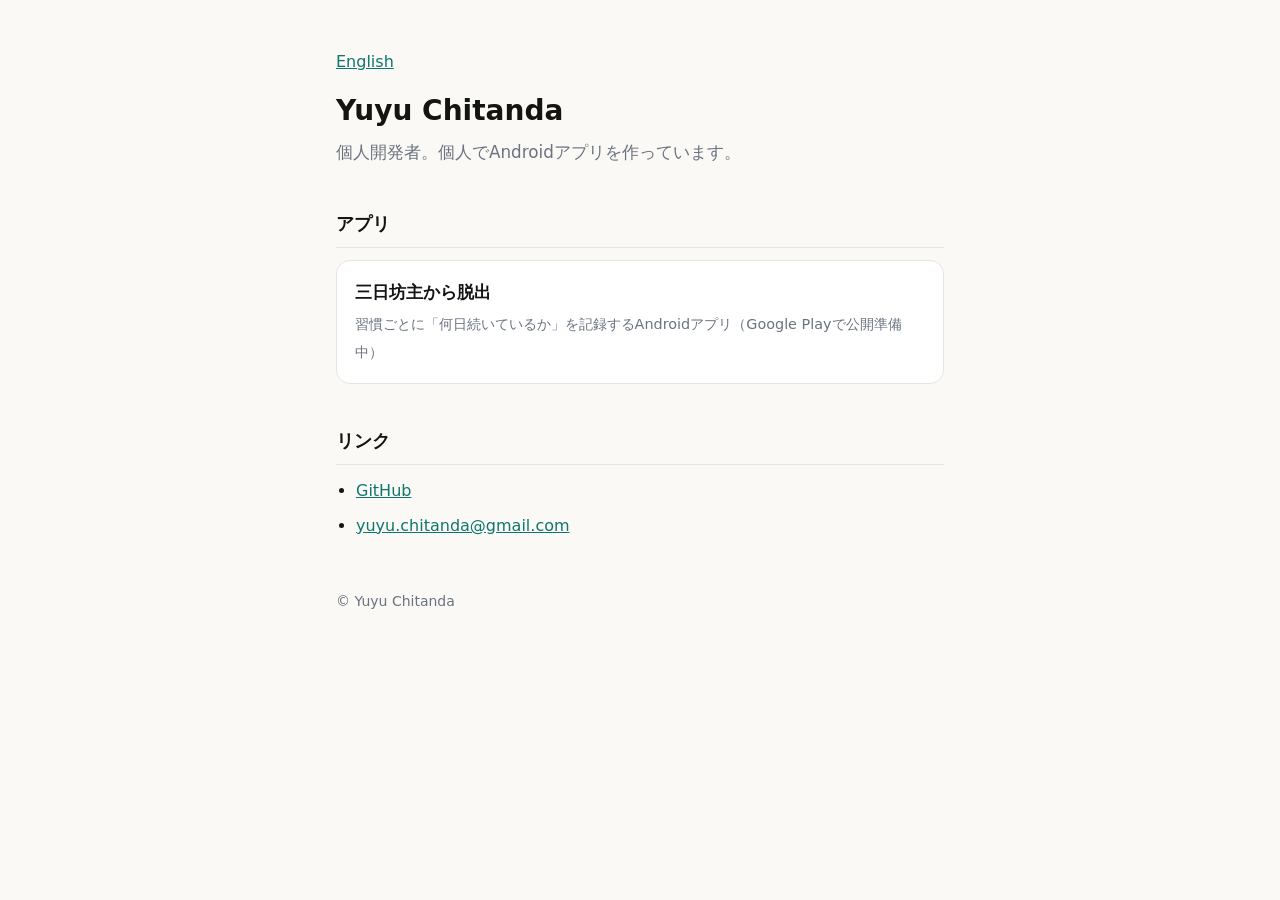
<file: index.html>
<!doctype html>
<html lang="ja">
<head>
<meta charset="utf-8">
<meta name="viewport" content="width=device-width, initial-scale=1">
<title>Yuyu Chitanda</title>
<meta name="description" content="個人でAndroidアプリを作っている Yuyu Chitanda のサイトです。">
<link rel="stylesheet" href="style.css">
</head>
<body>
<header>
  <p><a href="en/" hreflang="en">English</a></p>
  <h1>Yuyu Chitanda</h1>
  <p class="lead">個人開発者。個人でAndroidアプリを作っています。</p>
</header>
<main>
  <h2>アプリ</h2>
  <a class="card" href="streak-counter/">
    <strong>三日坊主から脱出</strong>
    <span>習慣ごとに「何日続いているか」を記録するAndroidアプリ（Google Playで公開準備中）</span>
  </a>

  <h2>リンク</h2>
  <ul>
    <li><a href="https://github.com/Yuyu-Chitanda">GitHub</a></li>
    <li><a href="mailto:yuyu.chitanda@gmail.com">yuyu.chitanda@gmail.com</a></li>
  </ul>
</main>
<footer>
  <p>&copy; Yuyu Chitanda</p>
</footer>
</body>
</html>
</file>
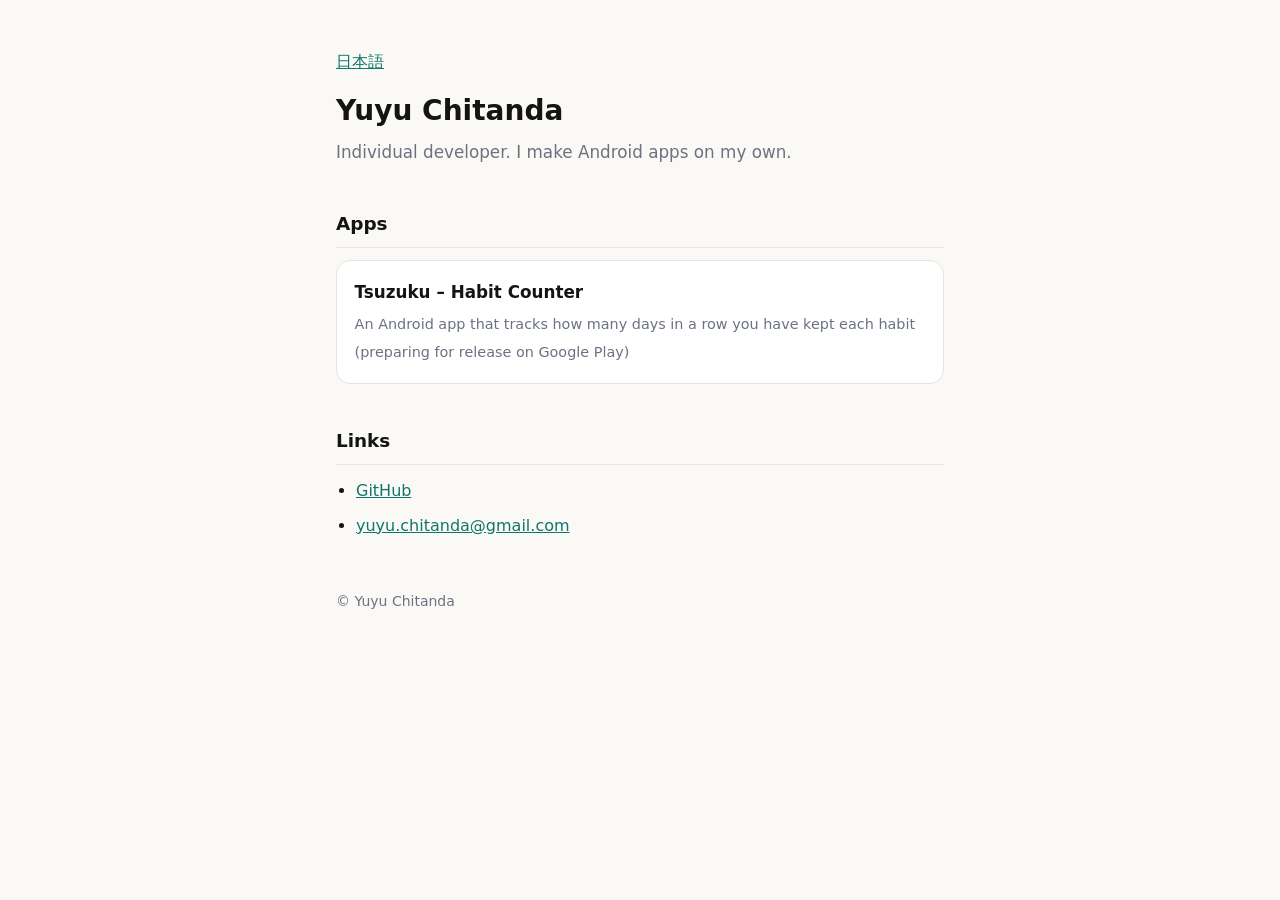
<file: en/index.html>
<!doctype html>
<html lang="en">
<head>
<meta charset="utf-8">
<meta name="viewport" content="width=device-width, initial-scale=1">
<title>Yuyu Chitanda</title>
<meta name="description" content="The website of Yuyu Chitanda, an individual developer who makes Android apps.">
<link rel="stylesheet" href="../style.css">
</head>
<body>
<header>
  <p><a href="../" hreflang="ja">日本語</a></p>
  <h1>Yuyu Chitanda</h1>
  <p class="lead">Individual developer. I make Android apps on my own.</p>
</header>
<main>
  <h2>Apps</h2>
  <a class="card" href="streak-counter/">
    <strong>Tsuzuku – Habit Counter</strong>
    <span>An Android app that tracks how many days in a row you have kept each habit (preparing for release on Google Play)</span>
  </a>

  <h2>Links</h2>
  <ul>
    <li><a href="https://github.com/Yuyu-Chitanda">GitHub</a></li>
    <li><a href="mailto:yuyu.chitanda@gmail.com">yuyu.chitanda@gmail.com</a></li>
  </ul>
</main>
<footer>
  <p>&copy; Yuyu Chitanda</p>
</footer>
</body>
</html>
</file>
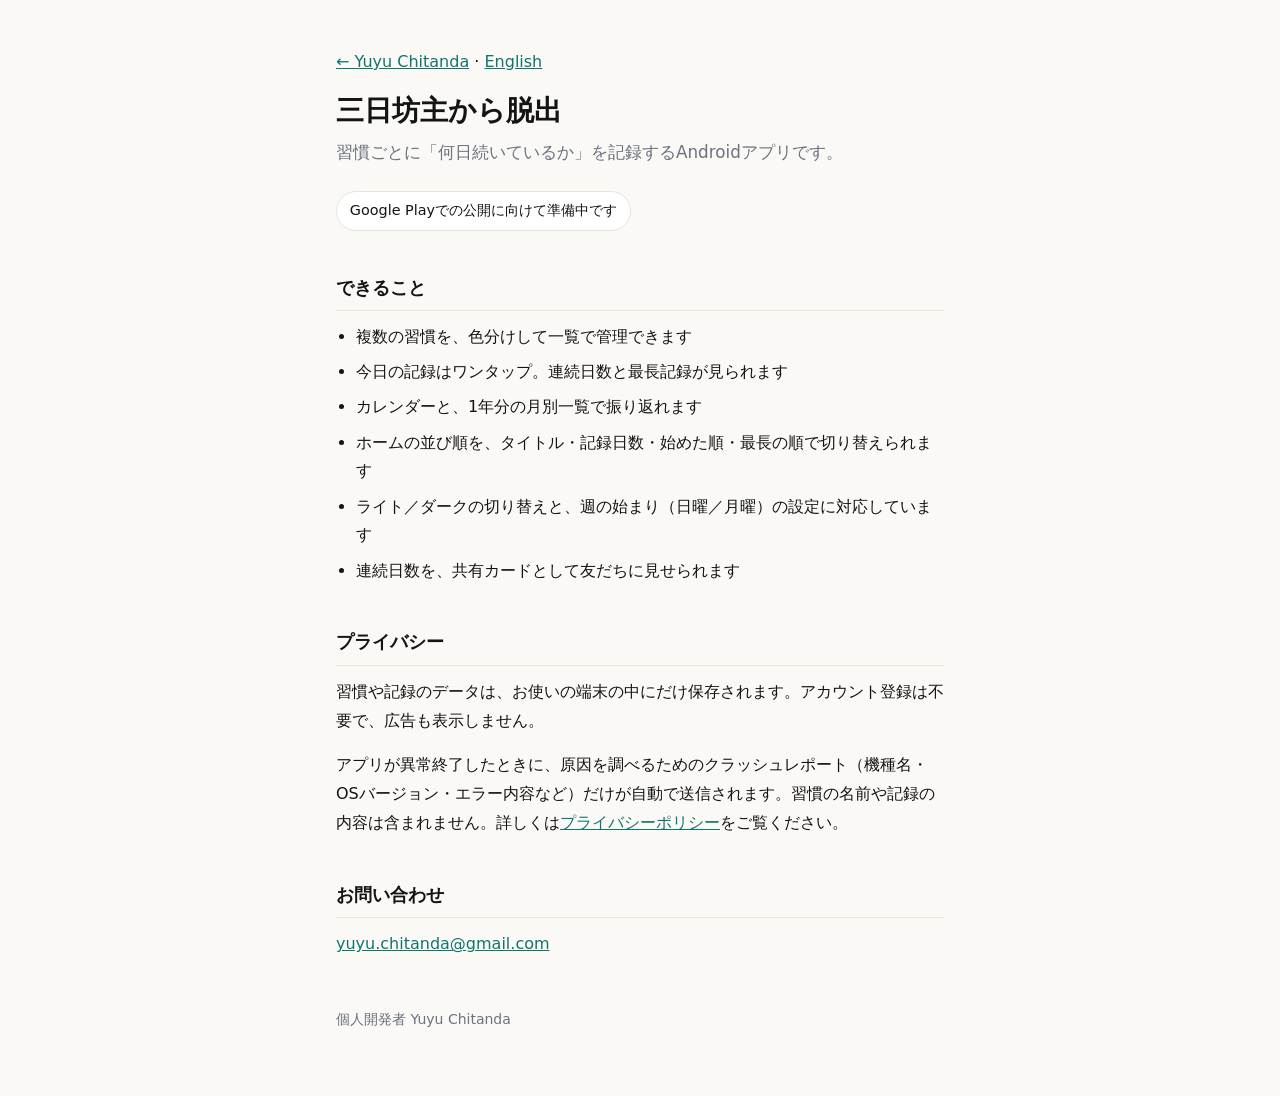
<file: streak-counter/index.html>
<!doctype html>
<html lang="ja">
<head>
<meta charset="utf-8">
<meta name="viewport" content="width=device-width, initial-scale=1">
<title>三日坊主から脱出</title>
<meta name="description" content="習慣ごとに「何日続いているか」を記録するAndroidアプリ。データは端末内にだけ保存され、アカウント登録も広告もありません。">
<link rel="stylesheet" href="../style.css">
</head>
<body>
<header>
  <p><a href="../">← Yuyu Chitanda</a> · <a href="../en/streak-counter/" hreflang="en">English</a></p>
  <h1>三日坊主から脱出</h1>
  <p class="lead">習慣ごとに「何日続いているか」を記録するAndroidアプリです。</p>
  <p><span class="status">Google Playでの公開に向けて準備中です</span></p>
</header>
<main>
  <h2>できること</h2>
  <ul>
    <li>複数の習慣を、色分けして一覧で管理できます</li>
    <li>今日の記録はワンタップ。連続日数と最長記録が見られます</li>
    <li>カレンダーと、1年分の月別一覧で振り返れます</li>
    <li>ホームの並び順を、タイトル・記録日数・始めた順・最長の順で切り替えられます</li>
    <li>ライト／ダークの切り替えと、週の始まり（日曜／月曜）の設定に対応しています</li>
    <li>連続日数を、共有カードとして友だちに見せられます</li>
  </ul>

  <h2>プライバシー</h2>
  <p>習慣や記録のデータは、お使いの端末の中にだけ保存されます。アカウント登録は不要で、広告も表示しません。</p>
  <p>アプリが異常終了したときに、原因を調べるためのクラッシュレポート（機種名・OSバージョン・エラー内容など）だけが自動で送信されます。習慣の名前や記録の内容は含まれません。詳しくは<a href="privacy.html">プライバシーポリシー</a>をご覧ください。</p>

  <h2>お問い合わせ</h2>
  <p><a href="mailto:yuyu.chitanda@gmail.com">yuyu.chitanda@gmail.com</a></p>
</main>
<footer>
  <p>個人開発者 Yuyu Chitanda</p>
</footer>
</body>
</html>
</file>
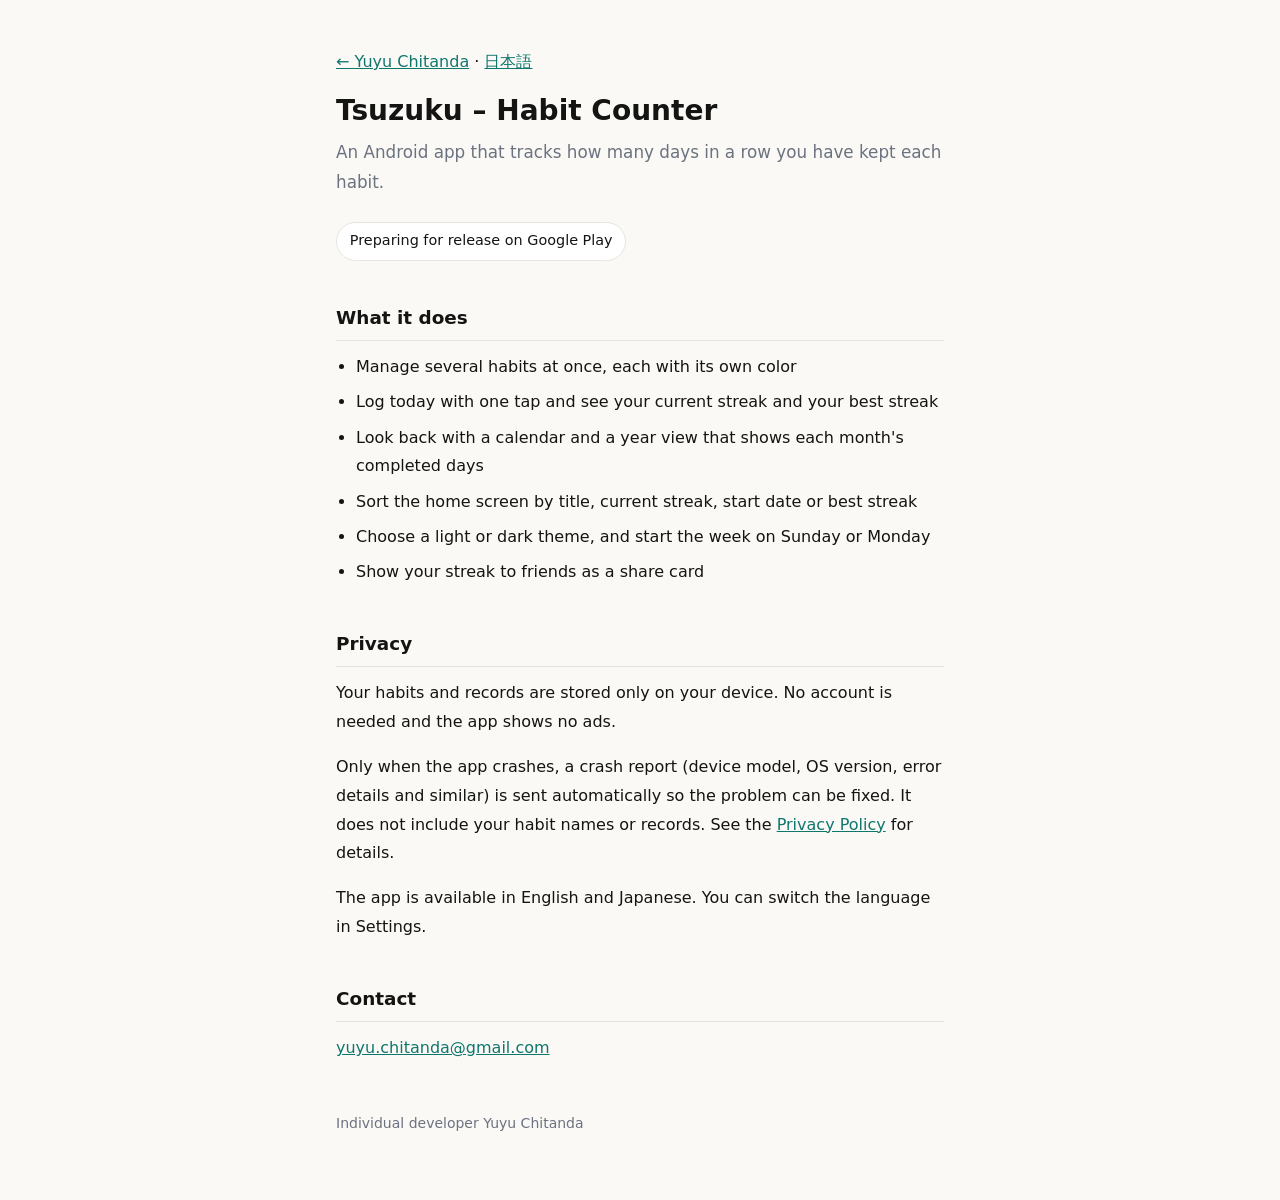
<file: en/streak-counter/index.html>
<!doctype html>
<html lang="en">
<head>
<meta charset="utf-8">
<meta name="viewport" content="width=device-width, initial-scale=1">
<title>Tsuzuku – Habit Counter</title>
<meta name="description" content="An Android app that tracks how many days in a row you have kept each habit. Your data stays on your device, with no account and no ads.">
<link rel="stylesheet" href="../../style.css">
</head>
<body>
<header>
  <p><a href="../">&larr; Yuyu Chitanda</a> &middot; <a href="../../streak-counter/" hreflang="ja">日本語</a></p>
  <h1>Tsuzuku – Habit Counter</h1>
  <p class="lead">An Android app that tracks how many days in a row you have kept each habit.</p>
  <p><span class="status">Preparing for release on Google Play</span></p>
</header>
<main>
  <h2>What it does</h2>
  <ul>
    <li>Manage several habits at once, each with its own color</li>
    <li>Log today with one tap and see your current streak and your best streak</li>
    <li>Look back with a calendar and a year view that shows each month's completed days</li>
    <li>Sort the home screen by title, current streak, start date or best streak</li>
    <li>Choose a light or dark theme, and start the week on Sunday or Monday</li>
    <li>Show your streak to friends as a share card</li>
  </ul>

  <h2>Privacy</h2>
  <p>Your habits and records are stored only on your device. No account is needed and the app shows no ads.</p>
  <p>Only when the app crashes, a crash report (device model, OS version, error details and similar) is sent automatically so the problem can be fixed. It does not include your habit names or records. See the <a href="privacy.html">Privacy Policy</a> for details.</p>
  <p>The app is available in English and Japanese. You can switch the language in Settings.</p>

  <h2>Contact</h2>
  <p><a href="mailto:yuyu.chitanda@gmail.com">yuyu.chitanda@gmail.com</a></p>
</main>
<footer>
  <p>Individual developer Yuyu Chitanda</p>
</footer>
</body>
</html>
</file>
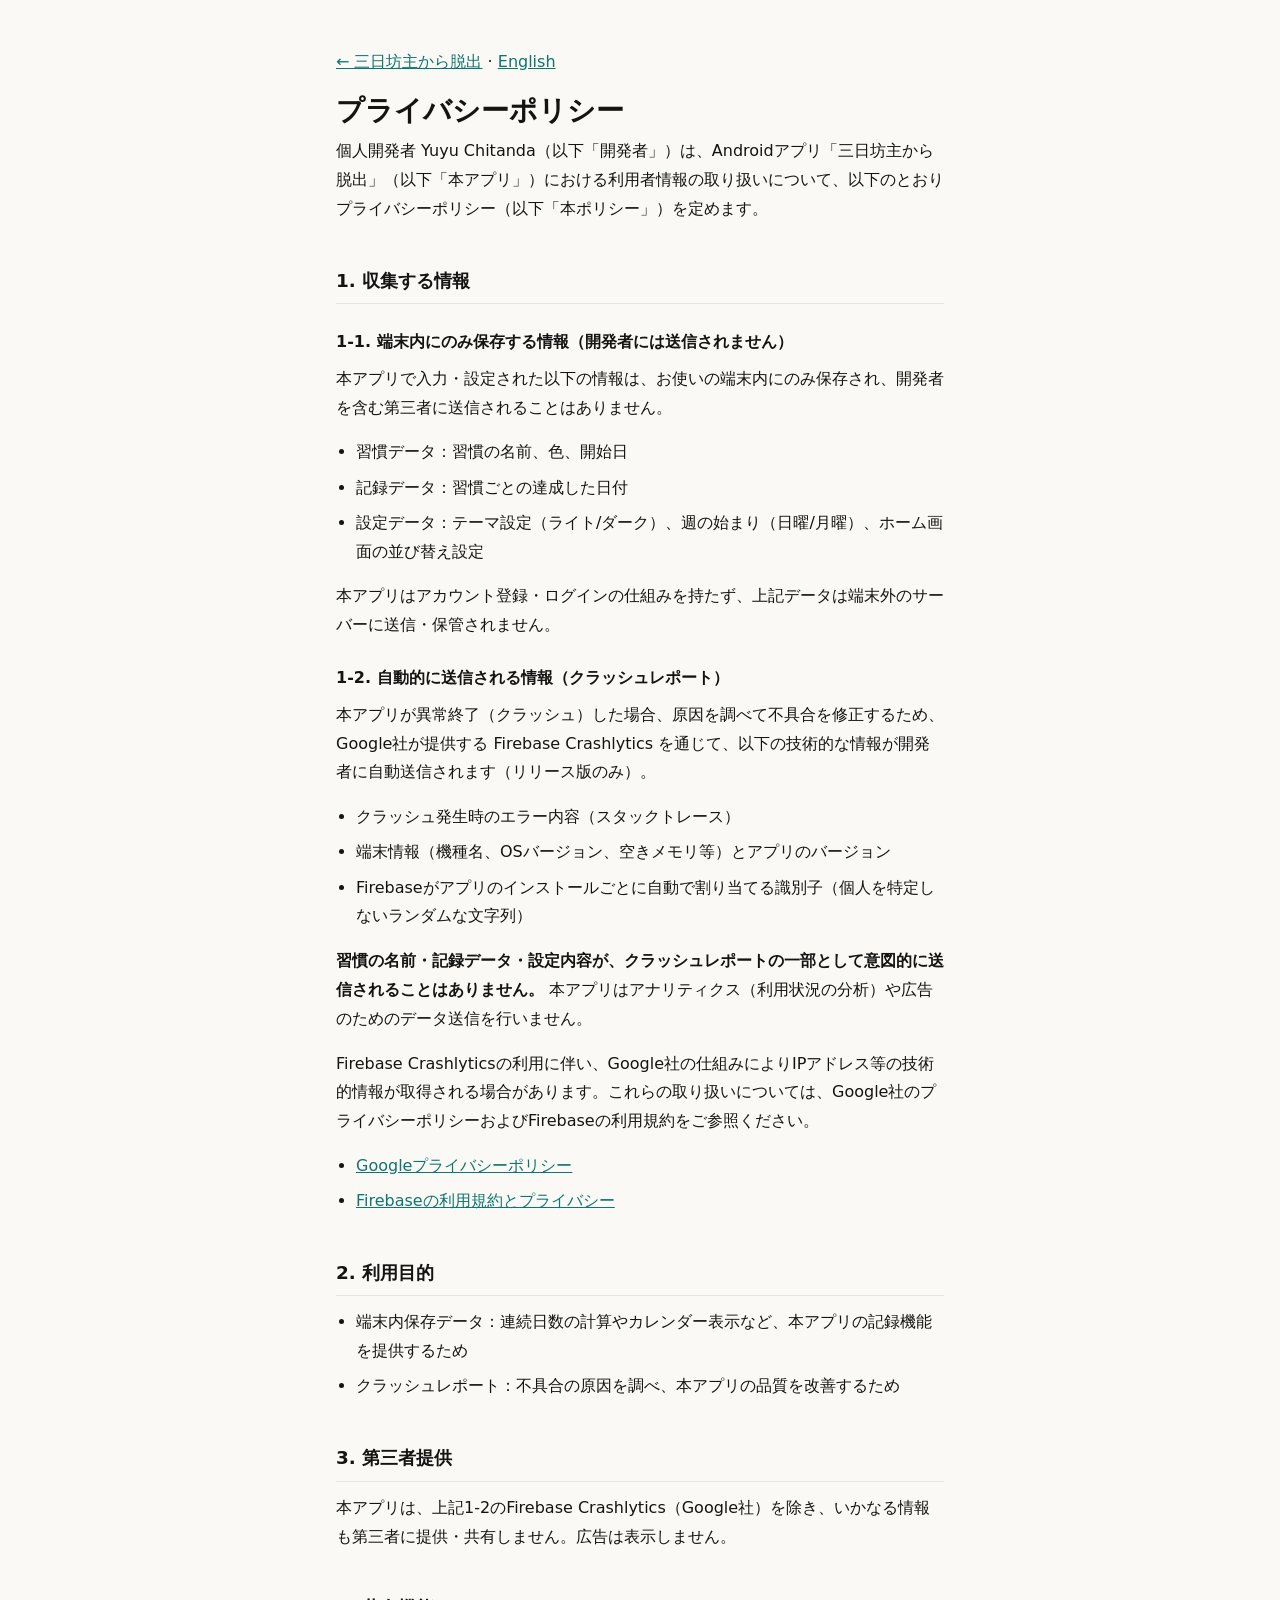
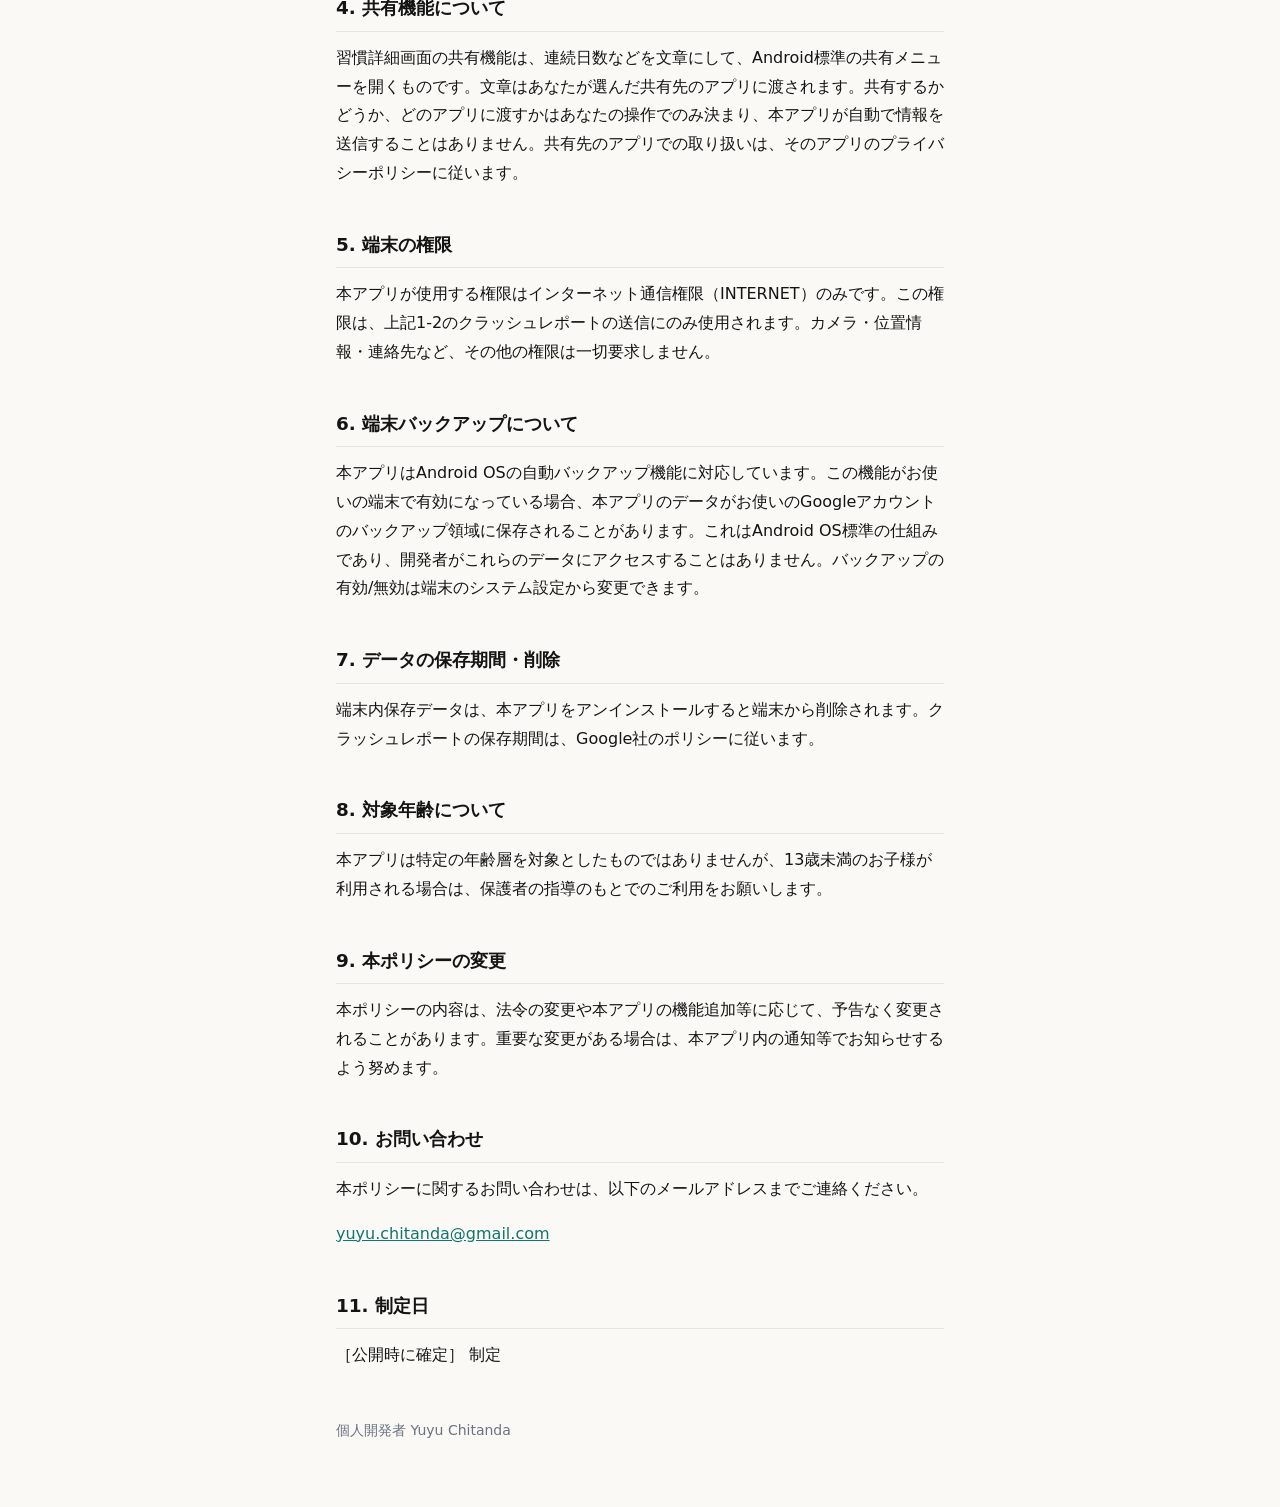
<file: streak-counter/privacy.html>
<!doctype html>
<html lang="ja">
<head>
<meta charset="utf-8">
<meta name="viewport" content="width=device-width, initial-scale=1">
<title>プライバシーポリシー | 三日坊主から脱出</title>
<link rel="stylesheet" href="../style.css">
</head>
<body>
<header>
  <p><a href="./">← 三日坊主から脱出</a> · <a href="../en/streak-counter/privacy.html" hreflang="en">English</a></p>
  <h1>プライバシーポリシー</h1>
</header>
<main>
<p>個人開発者 Yuyu Chitanda（以下「開発者」）は、Androidアプリ「三日坊主から脱出」（以下「本アプリ」）における利用者情報の取り扱いについて、以下のとおりプライバシーポリシー（以下「本ポリシー」）を定めます。</p>
<h2>1. 収集する情報</h2>
<h3>1-1. 端末内にのみ保存する情報（開発者には送信されません）</h3>
<p>本アプリで入力・設定された以下の情報は、お使いの端末内にのみ保存され、開発者を含む第三者に送信されることはありません。</p>
<ul>
<li>習慣データ：習慣の名前、色、開始日</li>
<li>記録データ：習慣ごとの達成した日付</li>
<li>設定データ：テーマ設定（ライト/ダーク）、週の始まり（日曜/月曜）、ホーム画面の並び替え設定</li>
</ul>
<p>本アプリはアカウント登録・ログインの仕組みを持たず、上記データは端末外のサーバーに送信・保管されません。</p>
<h3>1-2. 自動的に送信される情報（クラッシュレポート）</h3>
<p>本アプリが異常終了（クラッシュ）した場合、原因を調べて不具合を修正するため、Google社が提供する Firebase Crashlytics を通じて、以下の技術的な情報が開発者に自動送信されます（リリース版のみ）。</p>
<ul>
<li>クラッシュ発生時のエラー内容（スタックトレース）</li>
<li>端末情報（機種名、OSバージョン、空きメモリ等）とアプリのバージョン</li>
<li>Firebaseがアプリのインストールごとに自動で割り当てる識別子（個人を特定しないランダムな文字列）</li>
</ul>
<p><strong>習慣の名前・記録データ・設定内容が、クラッシュレポートの一部として意図的に送信されることはありません。</strong> 本アプリはアナリティクス（利用状況の分析）や広告のためのデータ送信を行いません。</p>
<p>Firebase Crashlyticsの利用に伴い、Google社の仕組みによりIPアドレス等の技術的情報が取得される場合があります。これらの取り扱いについては、Google社のプライバシーポリシーおよびFirebaseの利用規約をご参照ください。</p>
<ul>
<li><a href="https://policies.google.com/privacy">Googleプライバシーポリシー</a></li>
<li><a href="https://firebase.google.com/support/privacy">Firebaseの利用規約とプライバシー</a></li>
</ul>
<h2>2. 利用目的</h2>
<ul>
<li>端末内保存データ：連続日数の計算やカレンダー表示など、本アプリの記録機能を提供するため</li>
<li>クラッシュレポート：不具合の原因を調べ、本アプリの品質を改善するため</li>
</ul>
<h2>3. 第三者提供</h2>
<p>本アプリは、上記1-2のFirebase Crashlytics（Google社）を除き、いかなる情報も第三者に提供・共有しません。広告は表示しません。</p>
<h2>4. 共有機能について</h2>
<p>習慣詳細画面の共有機能は、連続日数などを文章にして、Android標準の共有メニューを開くものです。文章はあなたが選んだ共有先のアプリに渡されます。共有するかどうか、どのアプリに渡すかはあなたの操作でのみ決まり、本アプリが自動で情報を送信することはありません。共有先のアプリでの取り扱いは、そのアプリのプライバシーポリシーに従います。</p>
<h2>5. 端末の権限</h2>
<p>本アプリが使用する権限はインターネット通信権限（INTERNET）のみです。この権限は、上記1-2のクラッシュレポートの送信にのみ使用されます。カメラ・位置情報・連絡先など、その他の権限は一切要求しません。</p>
<h2>6. 端末バックアップについて</h2>
<p>本アプリはAndroid OSの自動バックアップ機能に対応しています。この機能がお使いの端末で有効になっている場合、本アプリのデータがお使いのGoogleアカウントのバックアップ領域に保存されることがあります。これはAndroid OS標準の仕組みであり、開発者がこれらのデータにアクセスすることはありません。バックアップの有効/無効は端末のシステム設定から変更できます。</p>
<h2>7. データの保存期間・削除</h2>
<p>端末内保存データは、本アプリをアンインストールすると端末から削除されます。クラッシュレポートの保存期間は、Google社のポリシーに従います。</p>
<h2>8. 対象年齢について</h2>
<p>本アプリは特定の年齢層を対象としたものではありませんが、13歳未満のお子様が利用される場合は、保護者の指導のもとでのご利用をお願いします。</p>
<h2>9. 本ポリシーの変更</h2>
<p>本ポリシーの内容は、法令の変更や本アプリの機能追加等に応じて、予告なく変更されることがあります。重要な変更がある場合は、本アプリ内の通知等でお知らせするよう努めます。</p>
<h2>10. お問い合わせ</h2>
<p>本ポリシーに関するお問い合わせは、以下のメールアドレスまでご連絡ください。</p>
<p><a href="mailto:yuyu.chitanda@gmail.com">yuyu.chitanda@gmail.com</a></p>
<h2>11. 制定日</h2>
<p>［公開時に確定］ 制定</p>
</main>
<footer>
  <p>個人開発者 Yuyu Chitanda</p>
</footer>
</body>
</html>
</file>
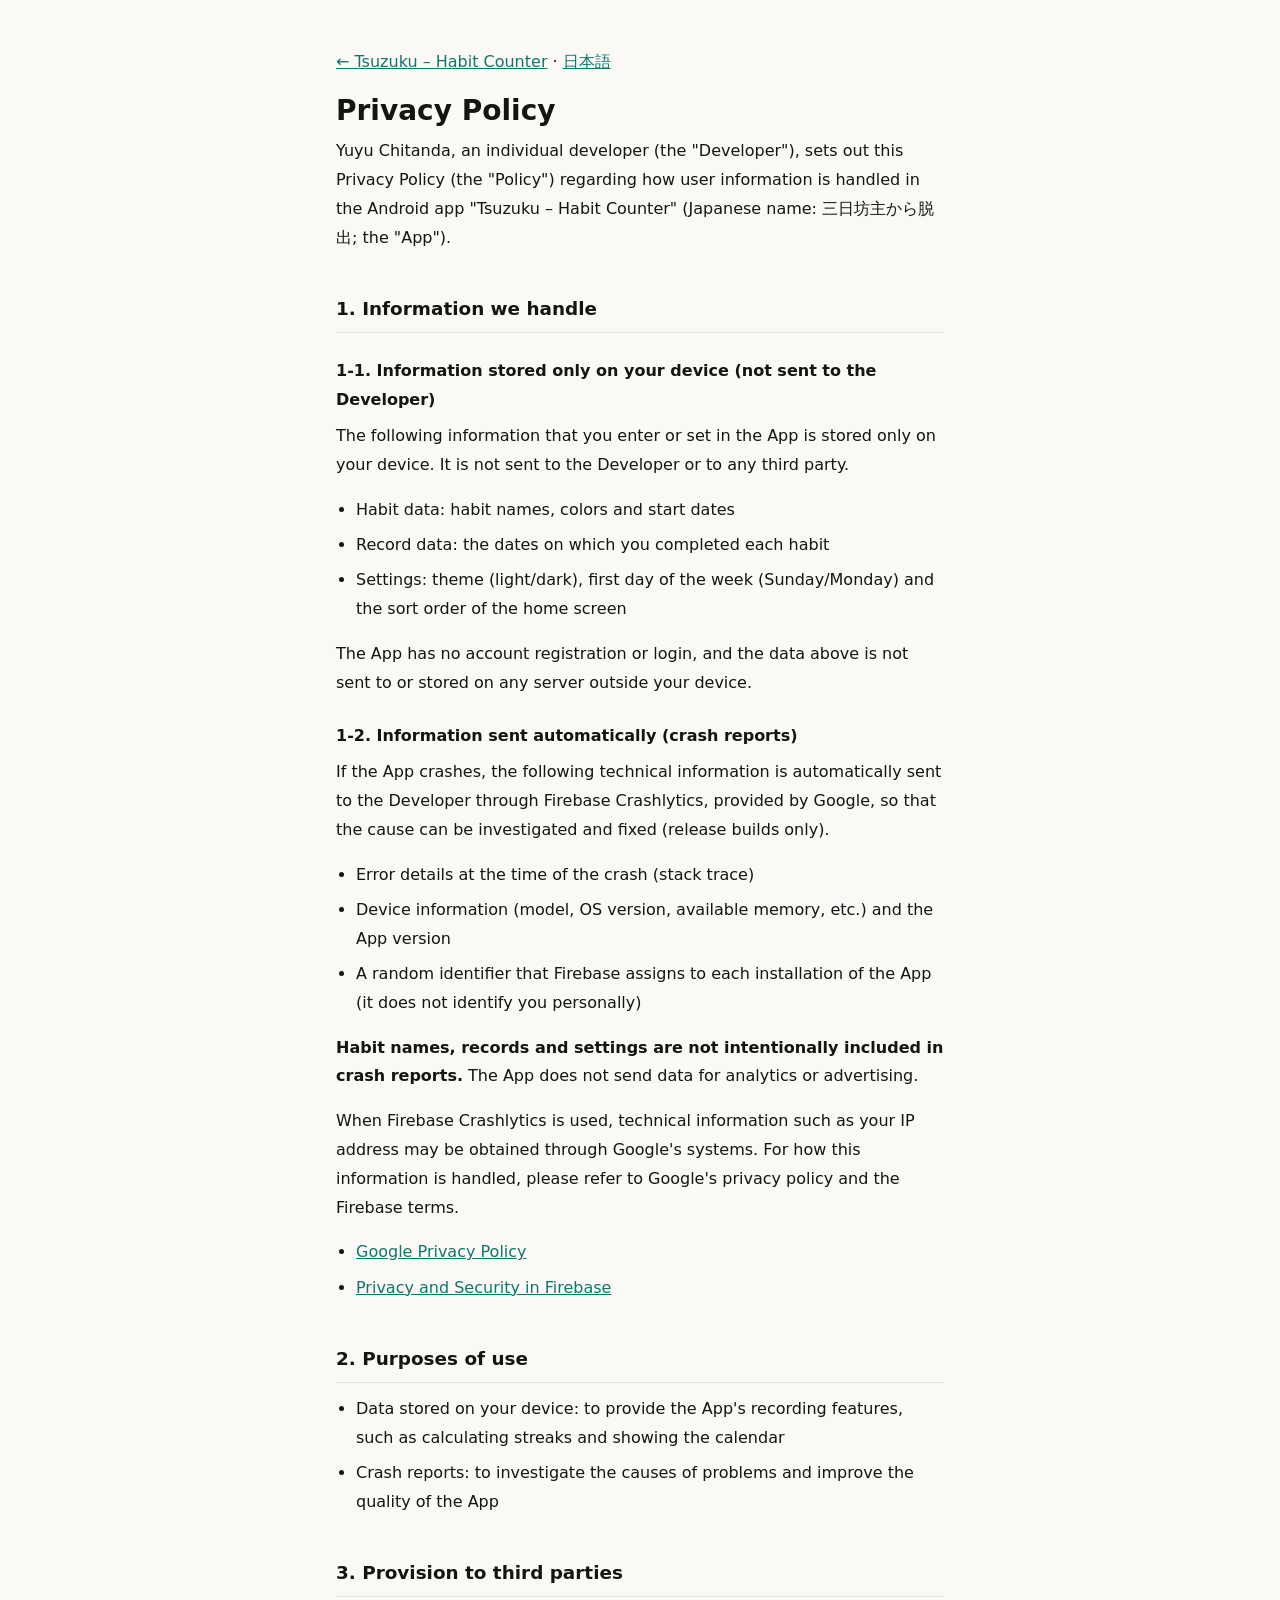
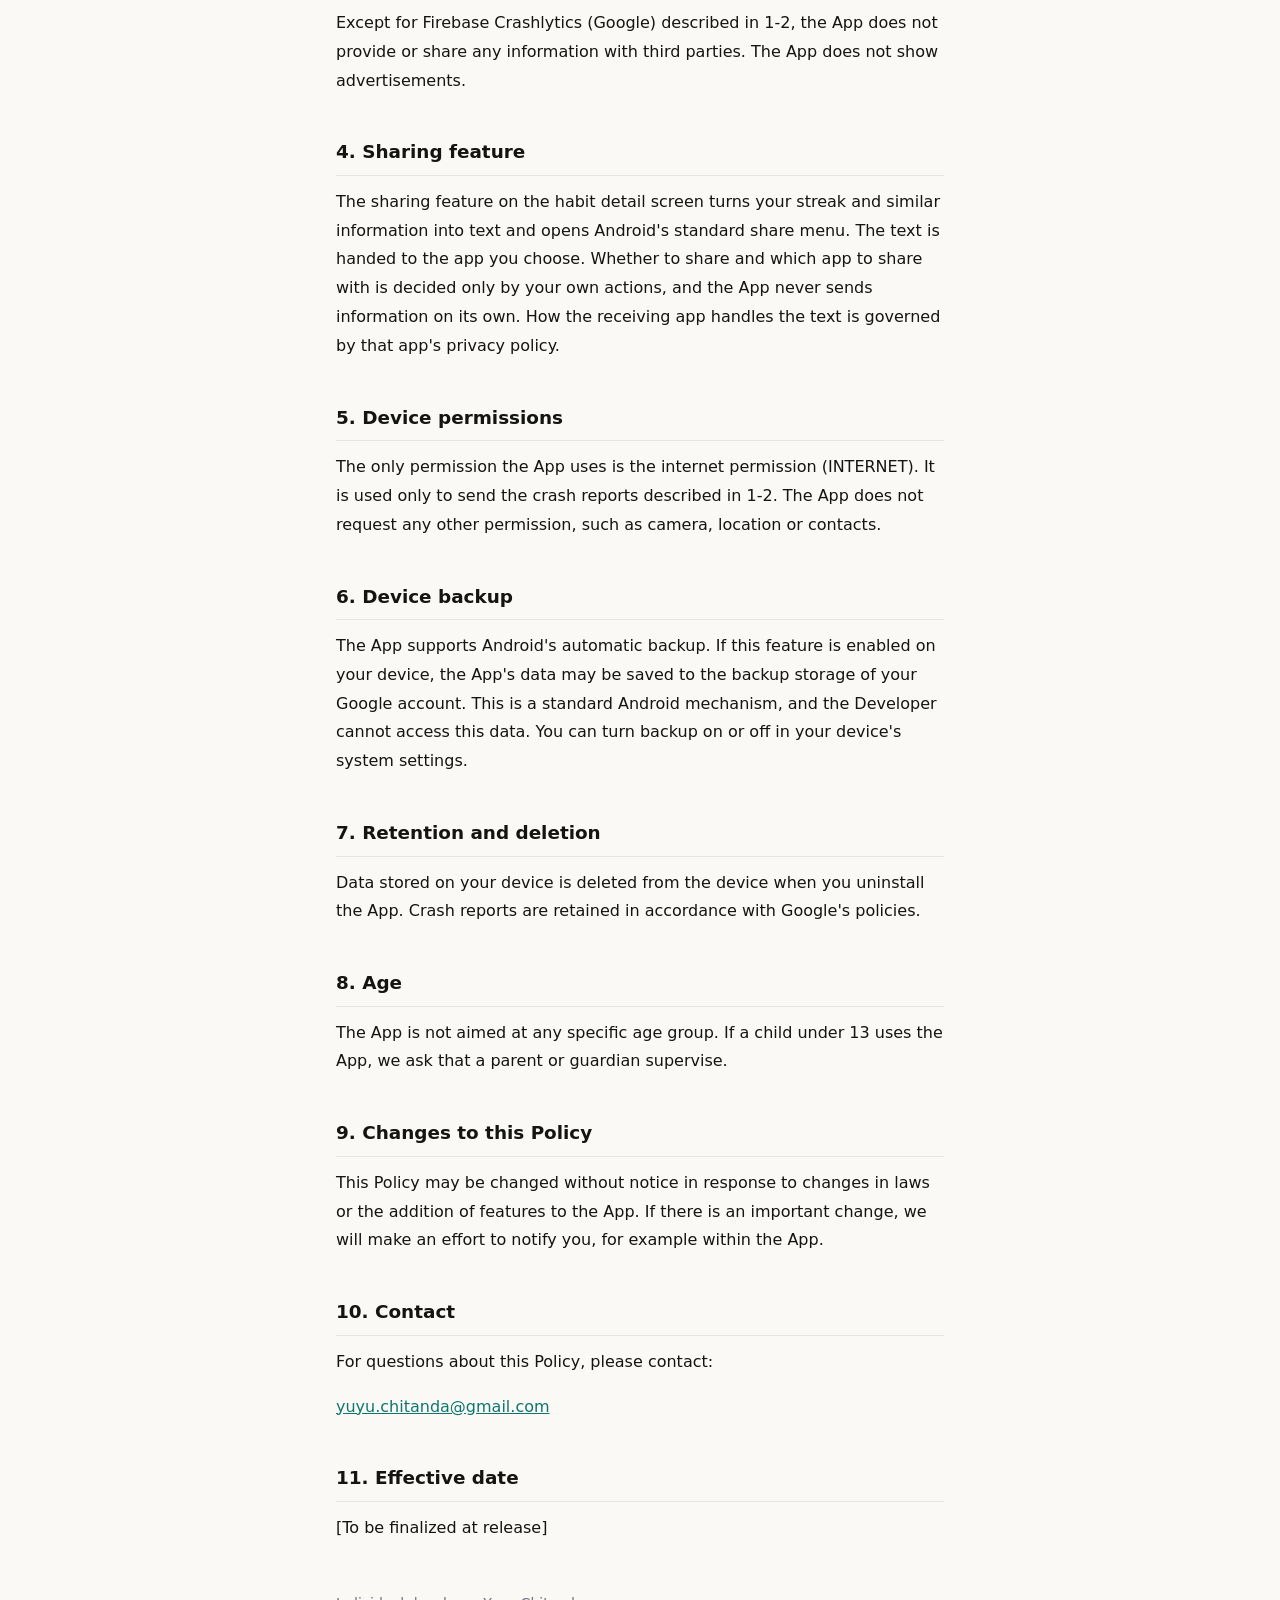
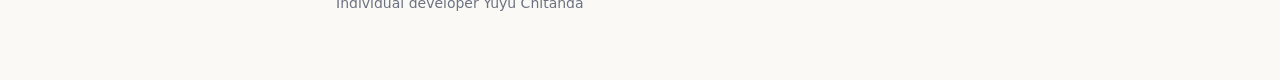
<file: en/streak-counter/privacy.html>
<!doctype html>
<html lang="en">
<head>
<meta charset="utf-8">
<meta name="viewport" content="width=device-width, initial-scale=1">
<title>Privacy Policy | Tsuzuku – Habit Counter</title>
<link rel="stylesheet" href="../../style.css">
</head>
<body>
<header>
  <p><a href="./">&larr; Tsuzuku – Habit Counter</a> &middot; <a href="../../streak-counter/privacy.html" hreflang="ja">日本語</a></p>
  <h1>Privacy Policy</h1>
</header>
<main>
<p>Yuyu Chitanda, an individual developer (the "Developer"), sets out this Privacy Policy (the "Policy") regarding how user information is handled in the Android app "Tsuzuku – Habit Counter" (Japanese name: 三日坊主から脱出; the "App").</p>
<h2>1. Information we handle</h2>
<h3>1-1. Information stored only on your device (not sent to the Developer)</h3>
<p>The following information that you enter or set in the App is stored only on your device. It is not sent to the Developer or to any third party.</p>
<ul>
<li>Habit data: habit names, colors and start dates</li>
<li>Record data: the dates on which you completed each habit</li>
<li>Settings: theme (light/dark), first day of the week (Sunday/Monday) and the sort order of the home screen</li>
</ul>
<p>The App has no account registration or login, and the data above is not sent to or stored on any server outside your device.</p>
<h3>1-2. Information sent automatically (crash reports)</h3>
<p>If the App crashes, the following technical information is automatically sent to the Developer through Firebase Crashlytics, provided by Google, so that the cause can be investigated and fixed (release builds only).</p>
<ul>
<li>Error details at the time of the crash (stack trace)</li>
<li>Device information (model, OS version, available memory, etc.) and the App version</li>
<li>A random identifier that Firebase assigns to each installation of the App (it does not identify you personally)</li>
</ul>
<p><strong>Habit names, records and settings are not intentionally included in crash reports.</strong> The App does not send data for analytics or advertising.</p>
<p>When Firebase Crashlytics is used, technical information such as your IP address may be obtained through Google's systems. For how this information is handled, please refer to Google's privacy policy and the Firebase terms.</p>
<ul>
<li><a href="https://policies.google.com/privacy">Google Privacy Policy</a></li>
<li><a href="https://firebase.google.com/support/privacy">Privacy and Security in Firebase</a></li>
</ul>
<h2>2. Purposes of use</h2>
<ul>
<li>Data stored on your device: to provide the App's recording features, such as calculating streaks and showing the calendar</li>
<li>Crash reports: to investigate the causes of problems and improve the quality of the App</li>
</ul>
<h2>3. Provision to third parties</h2>
<p>Except for Firebase Crashlytics (Google) described in 1-2, the App does not provide or share any information with third parties. The App does not show advertisements.</p>
<h2>4. Sharing feature</h2>
<p>The sharing feature on the habit detail screen turns your streak and similar information into text and opens Android's standard share menu. The text is handed to the app you choose. Whether to share and which app to share with is decided only by your own actions, and the App never sends information on its own. How the receiving app handles the text is governed by that app's privacy policy.</p>
<h2>5. Device permissions</h2>
<p>The only permission the App uses is the internet permission (INTERNET). It is used only to send the crash reports described in 1-2. The App does not request any other permission, such as camera, location or contacts.</p>
<h2>6. Device backup</h2>
<p>The App supports Android's automatic backup. If this feature is enabled on your device, the App's data may be saved to the backup storage of your Google account. This is a standard Android mechanism, and the Developer cannot access this data. You can turn backup on or off in your device's system settings.</p>
<h2>7. Retention and deletion</h2>
<p>Data stored on your device is deleted from the device when you uninstall the App. Crash reports are retained in accordance with Google's policies.</p>
<h2>8. Age</h2>
<p>The App is not aimed at any specific age group. If a child under 13 uses the App, we ask that a parent or guardian supervise.</p>
<h2>9. Changes to this Policy</h2>
<p>This Policy may be changed without notice in response to changes in laws or the addition of features to the App. If there is an important change, we will make an effort to notify you, for example within the App.</p>
<h2>10. Contact</h2>
<p>For questions about this Policy, please contact:</p>
<p><a href="mailto:yuyu.chitanda@gmail.com">yuyu.chitanda@gmail.com</a></p>
<h2>11. Effective date</h2>
<p>[To be finalized at release]</p>
</main>
<footer>
  <p>Individual developer Yuyu Chitanda</p>
</footer>
</body>
</html>
</file>
<file: style.css>
:root {
  --bg: #faf9f5;
  --surface: #ffffff;
  --border: #e7e5e0;
  --text: #141413;
  --muted: #6b7280;
  --accent: #0f766e;
}
@media (prefers-color-scheme: dark) {
  :root {
    --bg: #141413;
    --surface: #1f1f1e;
    --border: #33322f;
    --text: #faf9f5;
    --muted: #b4b4ae;
    --accent: #2dd4bf;
  }
}
* { box-sizing: border-box; }
body {
  margin: 0;
  background: var(--bg);
  color: var(--text);
  font-family: system-ui, -apple-system, "Segoe UI", "Hiragino Kaku Gothic ProN", "Yu Gothic UI", Meiryo, sans-serif;
  line-height: 1.8;
}
main, header, footer { max-width: 40rem; margin: 0 auto; padding: 0 1rem; }
header { padding-top: 3rem; }
h1 { font-size: 1.75rem; line-height: 1.3; margin: 0 0 .5rem; }
h2 { font-size: 1.15rem; margin: 2.5rem 0 .75rem; padding-bottom: .4rem; border-bottom: 1px solid var(--border); }
h3 { font-size: 1rem; margin: 1.5rem 0 .5rem; }
p { margin: 0 0 1rem; }
.lead { font-size: 1.05rem; color: var(--muted); margin-bottom: 1.5rem; }
.status {
  display: inline-block;
  padding: .35rem .8rem;
  border: 1px solid var(--border);
  border-radius: 999px;
  background: var(--surface);
  font-size: .9rem;
}
ul { padding-left: 1.25rem; margin: 0 0 1rem; }
li { margin-bottom: .4rem; }
a { color: var(--accent); }
a:focus-visible { outline: 2px solid var(--accent); outline-offset: 2px; }
footer { padding-top: 2rem; padding-bottom: 3rem; color: var(--muted); font-size: .875rem; }
.card {
  display: block;
  padding: 1rem 1.1rem;
  margin-bottom: .75rem;
  border: 1px solid var(--border);
  border-radius: 14px;
  background: var(--surface);
  color: var(--text);
  text-decoration: none;
}
.card:hover { border-color: var(--accent); }
.card strong { display: block; font-size: 1.05rem; margin-bottom: .15rem; }
.card span { color: var(--muted); font-size: .9rem; }
</file>
